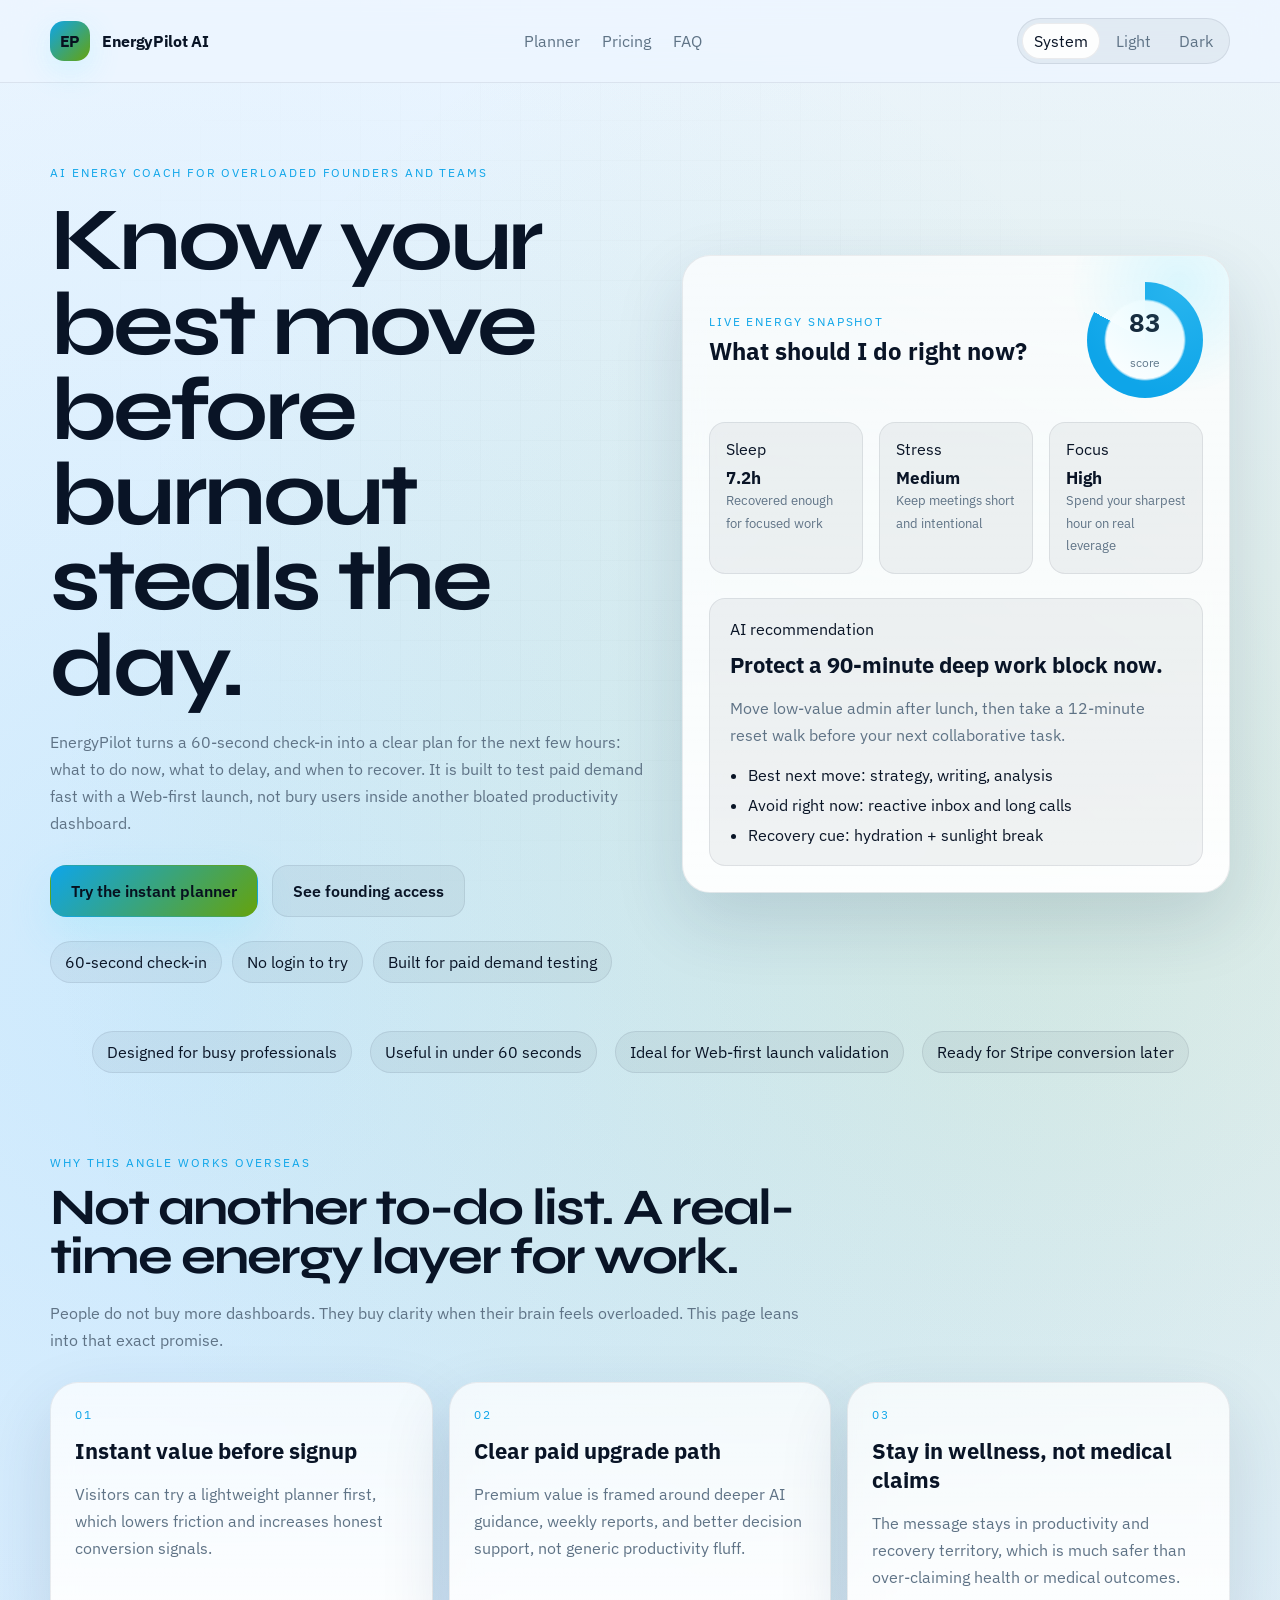
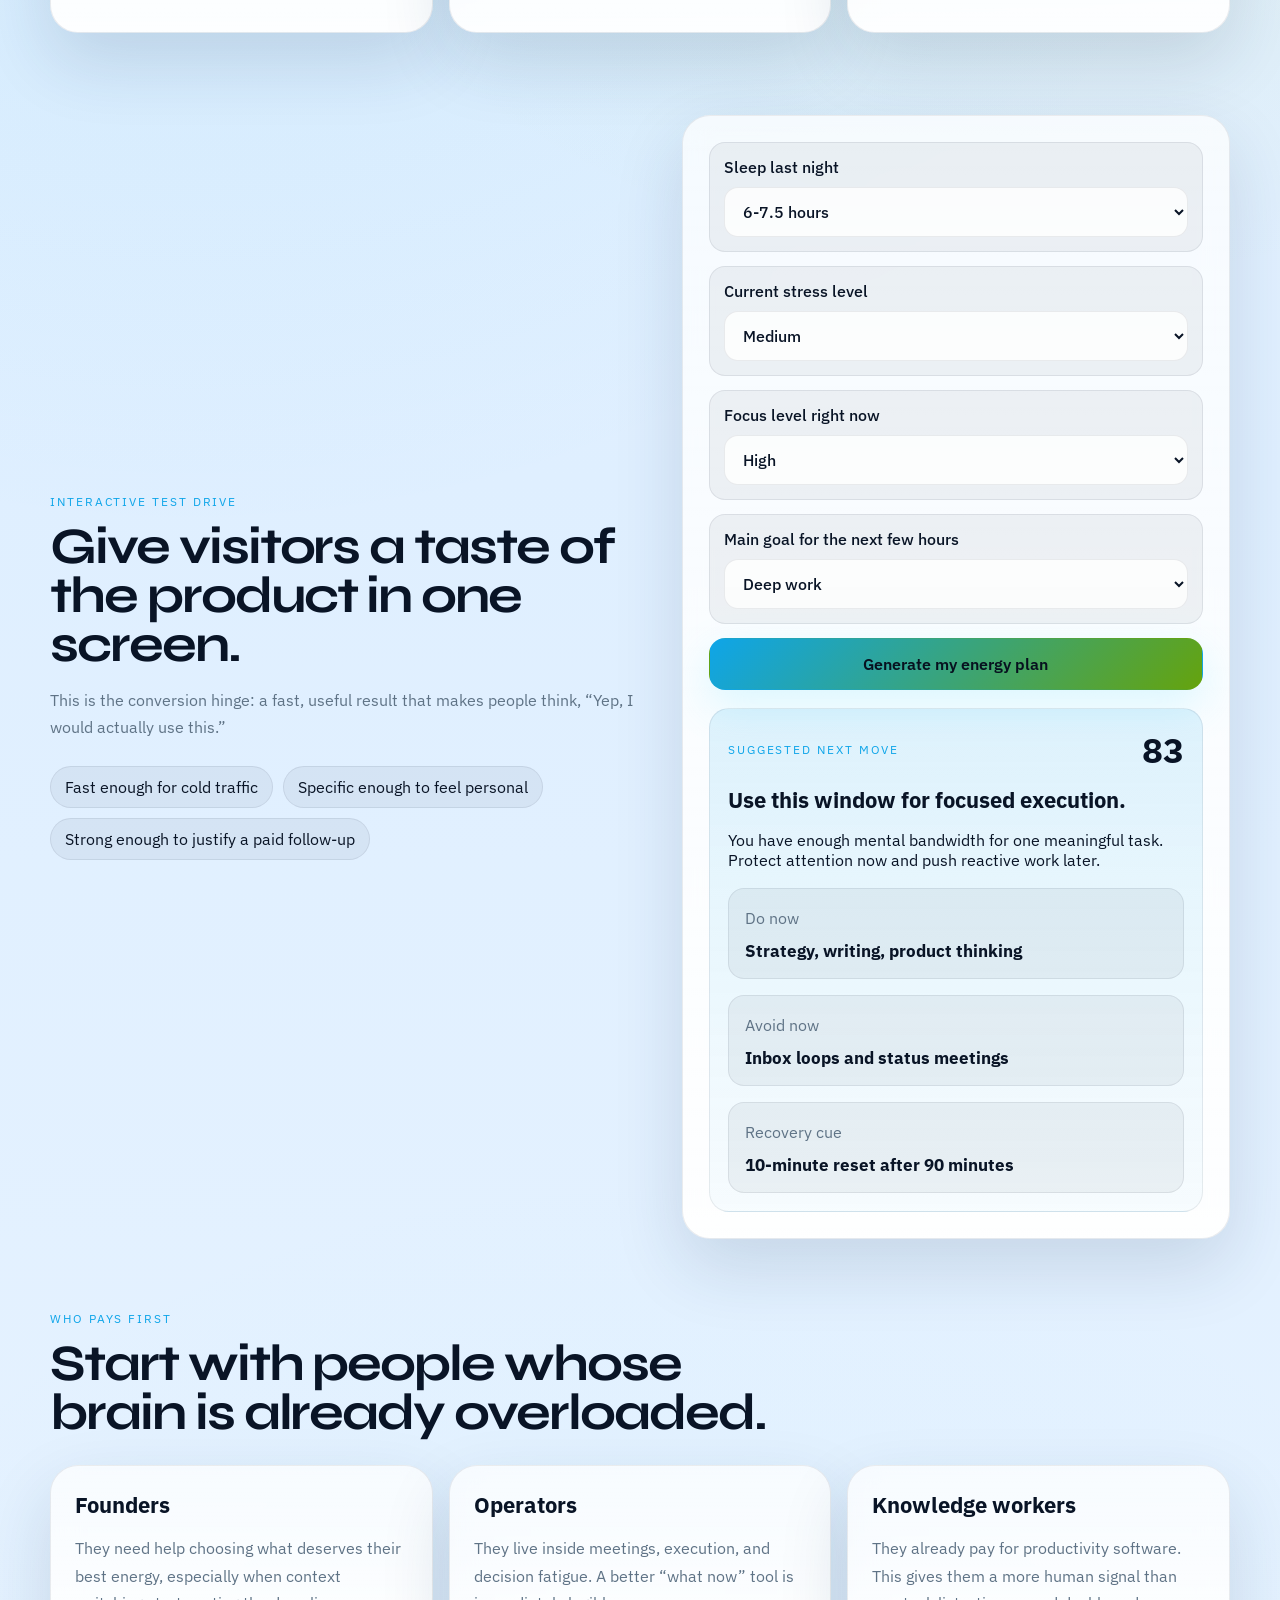
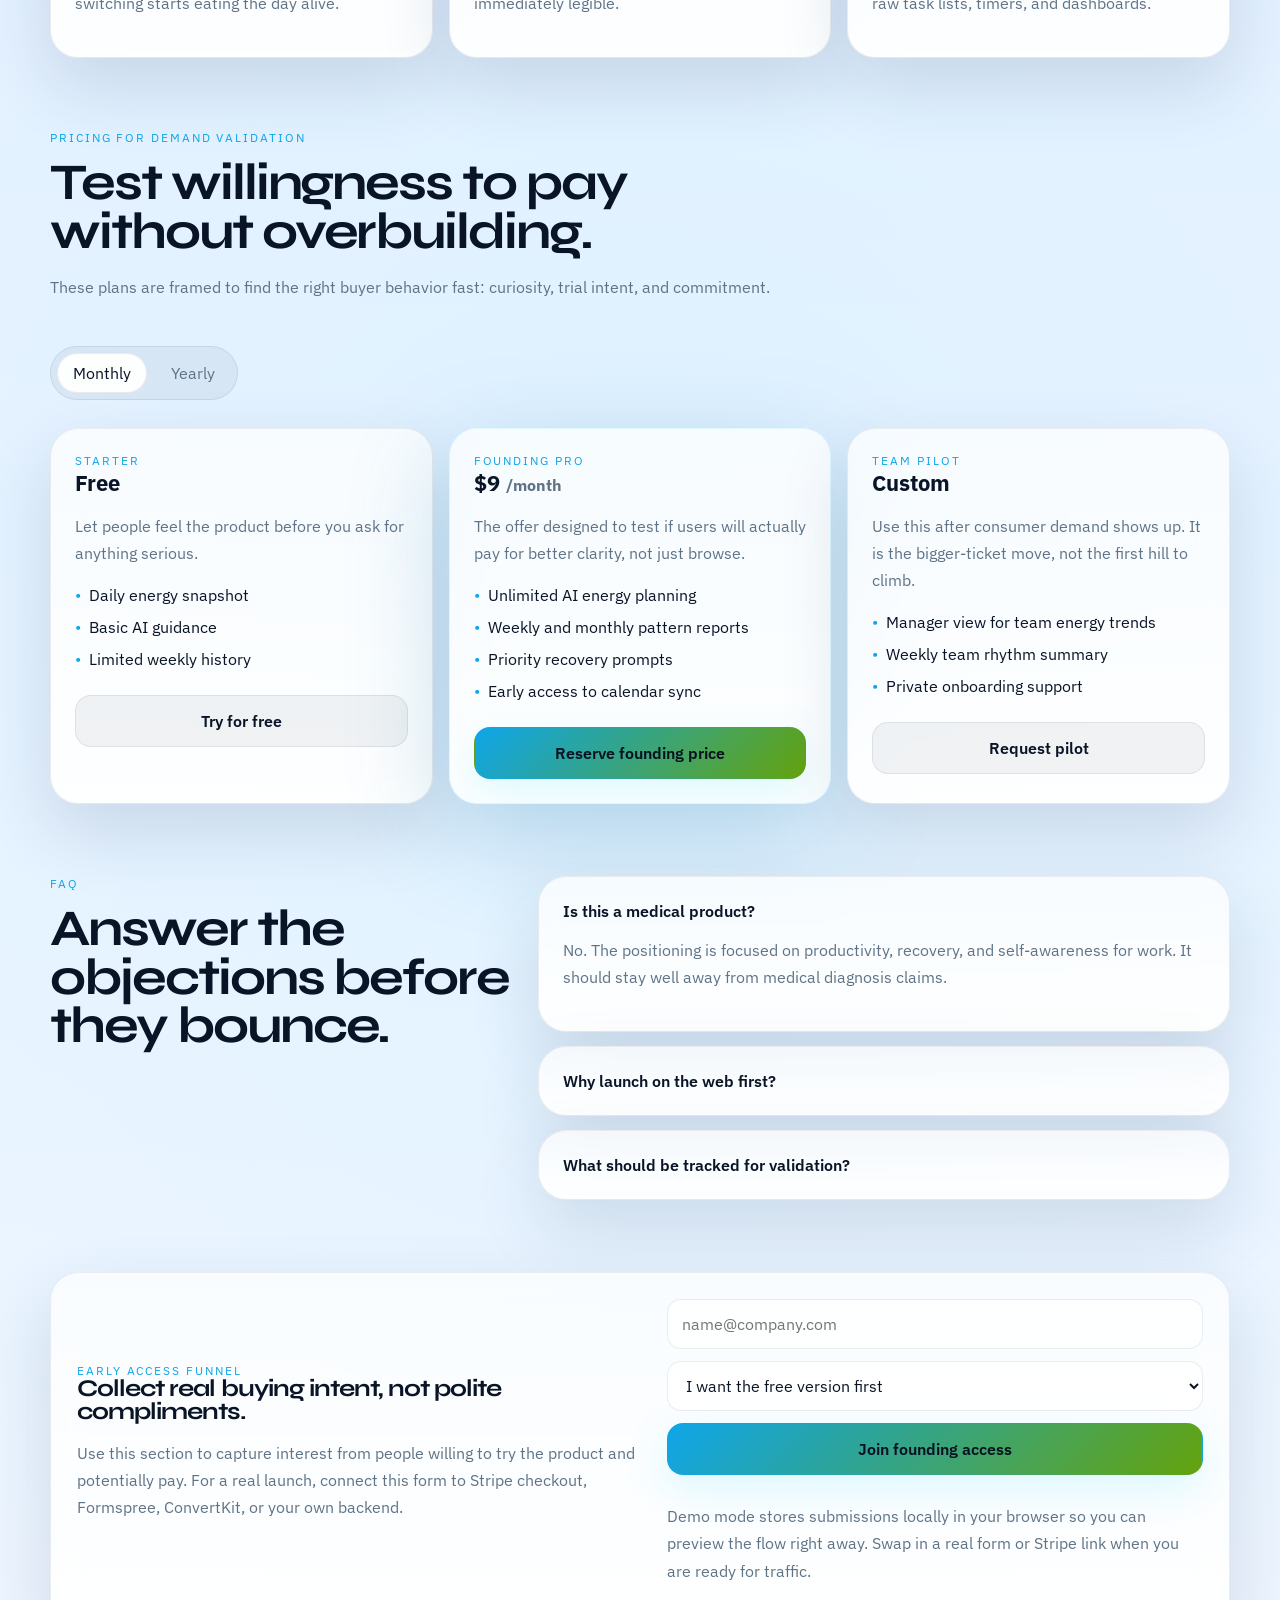
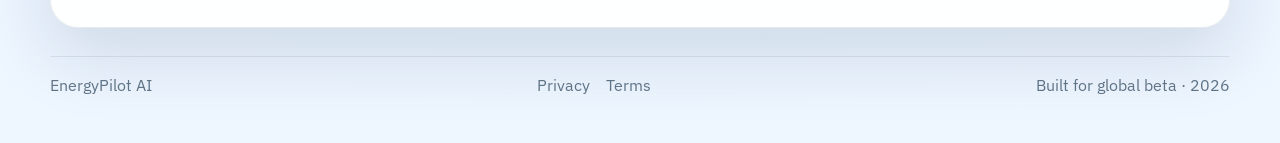
<file: index.html>
<!DOCTYPE html>
<html lang="en" data-theme="system">
<head>
  <meta charset="UTF-8">
  <meta name="viewport" content="width=device-width, initial-scale=1.0">
  <title>EnergyPilot AI - Plan your day by energy, not just tasks</title>
  <meta name="description" content="EnergyPilot AI turns sleep, stress, and focus signals into a smarter workday plan for busy professionals.">
  <link rel="preconnect" href="https://fonts.googleapis.com">
  <link rel="preconnect" href="https://fonts.gstatic.com" crossorigin>
  <link href="https://fonts.googleapis.com/css2?family=Syne:wght@600;700;800&family=IBM+Plex+Sans:wght@400;500;600;700&display=swap" rel="stylesheet">
  <link rel="stylesheet" href="./styles.css">
</head>
<body>
  <header class="topbar">
    <div class="shell topbar-inner">
      <a class="brand" href="#hero">
        <span class="brand-mark">EP</span>
        <span>EnergyPilot AI</span>
      </a>
      <nav class="nav">
        <a href="#planner">Planner</a>
        <a href="#pricing">Pricing</a>
        <a href="#faq">FAQ</a>
      </nav>
      <div class="theme-switch" aria-label="Theme switcher">
        <button type="button" class="theme-btn active" data-theme-choice="system">System</button>
        <button type="button" class="theme-btn" data-theme-choice="light">Light</button>
        <button type="button" class="theme-btn" data-theme-choice="dark">Dark</button>
      </div>
    </div>
  </header>

  <main>
    <section class="hero" id="hero">
      <div class="shell hero-grid">
        <div class="hero-copy reveal">
          <div class="eyebrow">AI energy coach for overloaded founders and teams</div>
          <h1>Know your best move<br>before burnout steals the day.</h1>
          <p class="hero-text">EnergyPilot turns a 60-second check-in into a clear plan for the next few hours: what to do now, what to delay, and when to recover. It is built to test paid demand fast with a Web-first launch, not bury users inside another bloated productivity dashboard.</p>

          <div class="hero-actions">
            <a class="button button-primary" href="#planner">Try the instant planner</a>
            <a class="button button-secondary" href="#pricing">See founding access</a>

          </div>
          <div class="hero-points">
            <span>60-second check-in</span>
            <span>No login to try</span>
            <span>Built for paid demand testing</span>

          </div>
        </div>

        <div class="hero-panel reveal delay-1">
          <div class="panel-glow"></div>
          <div class="panel-header">
            <div>
              <div class="panel-label">Live energy snapshot</div>
              <div class="panel-title">What should I do right now?</div>
            </div>
            <div class="score-ring">
              <div class="score-ring__inner">
                <strong id="heroScore">74</strong>
                <span>score</span>
              </div>
            </div>
          </div>

          <div class="metric-grid">
            <article class="metric-card">
              <span>Sleep</span>
              <strong>7.2h</strong>
              <small>Recovered enough for focused work</small>
            </article>
            <article class="metric-card">
              <span>Stress</span>
              <strong>Medium</strong>
              <small>Keep meetings short and intentional</small>
            </article>
            <article class="metric-card">
              <span>Focus</span>
              <strong>High</strong>
              <small>Spend your sharpest hour on real leverage</small>

            </article>
          </div>

          <div class="recommend-card">
            <div class="recommend-badge">AI recommendation</div>
            <h3>Protect a 90-minute deep work block now.</h3>
            <p>Move low-value admin after lunch, then take a 12-minute reset walk before your next collaborative task.</p>
            <ul>
              <li>Best next move: strategy, writing, analysis</li>
              <li>Avoid right now: reactive inbox and long calls</li>
              <li>Recovery cue: hydration + sunlight break</li>
            </ul>
          </div>
        </div>
      </div>
    </section>

    <section class="strip">
      <div class="shell strip-inner reveal delay-2">
        <span>Designed for busy professionals</span>
        <span>Useful in under 60 seconds</span>
        <span>Ideal for Web-first launch validation</span>
        <span>Ready for Stripe conversion later</span>
      </div>
    </section>

    <section class="value-section">
      <div class="shell">
        <div class="section-head reveal">
          <div class="eyebrow">Why this angle works overseas</div>
          <h2>Not another to-do list. A real-time energy layer for work.</h2>
          <p>People do not buy more dashboards. They buy clarity when their brain feels overloaded. This page leans into that exact promise.</p>
        </div>

        <div class="value-grid">
          <article class="value-card reveal">
            <div class="card-kicker">01</div>
            <h3>Instant value before signup</h3>
            <p>Visitors can try a lightweight planner first, which lowers friction and increases honest conversion signals.</p>
          </article>
          <article class="value-card reveal delay-1">
            <div class="card-kicker">02</div>
            <h3>Clear paid upgrade path</h3>
            <p>Premium value is framed around deeper AI guidance, weekly reports, and better decision support, not generic productivity fluff.</p>
          </article>
          <article class="value-card reveal delay-2">
            <div class="card-kicker">03</div>
            <h3>Stay in wellness, not medical claims</h3>
            <p>The message stays in productivity and recovery territory, which is much safer than over-claiming health or medical outcomes.</p>

          </article>
        </div>
      </div>
    </section>

    <section class="planner-section" id="planner">
      <div class="shell planner-grid">
        <div class="section-head reveal">
          <div class="eyebrow">Interactive test drive</div>
          <h2>Give visitors a taste of the product in one screen.</h2>
          <p>This is the conversion hinge: a fast, useful result that makes people think, “Yep, I would actually use this.”</p>
          <div class="bullet-stack">
            <div class="bullet-item">Fast enough for cold traffic</div>
            <div class="bullet-item">Specific enough to feel personal</div>
            <div class="bullet-item">Strong enough to justify a paid follow-up</div>
          </div>
        </div>

        <div class="planner-card reveal delay-1">
          <form id="energyForm" class="planner-form">
            <label>
              Sleep last night
              <select name="sleep">
                <option value="low">Less than 6 hours</option>
                <option value="mid" selected>6-7.5 hours</option>
                <option value="high">More than 7.5 hours</option>
              </select>
            </label>
            <label>
              Current stress level
              <select name="stress">
                <option value="high">High</option>
                <option value="mid" selected>Medium</option>
                <option value="low">Low</option>
              </select>
            </label>
            <label>
              Focus level right now
              <select name="focus">
                <option value="low">Low</option>
                <option value="mid">Moderate</option>
                <option value="high" selected>High</option>
              </select>
            </label>
            <label>
              Main goal for the next few hours
              <select name="goal">
                <option value="deep">Deep work</option>
                <option value="admin">Admin and cleanup</option>
                <option value="meetings">Meetings and collaboration</option>
                <option value="reset">Recovery and reset</option>
              </select>
            </label>
            <button type="submit" class="button button-primary full">Generate my energy plan</button>
          </form>

          <div class="planner-output" id="plannerOutput">
            <div class="output-top">
              <span class="output-label">Suggested next move</span>
              <strong id="outputScore">74</strong>
            </div>
            <h3 id="outputTitle">Use this window for focused execution.</h3>
            <p id="outputSummary">You have enough mental bandwidth for one high-value task. Protect your attention and postpone reactive work until later.</p>
            <div class="output-grid">
              <article>
                <span>Do now</span>
                <strong id="outputDo">Writing, strategy, planning</strong>
              </article>
              <article>
                <span>Avoid now</span>
                <strong id="outputAvoid">Inbox loops and status meetings</strong>
              </article>
              <article>
                <span>Recovery cue</span>
                <strong id="outputRecover">10-minute movement break in 90 mins</strong>
              </article>
            </div>
          </div>
        </div>
      </div>
    </section>

    <section class="audience-section">
      <div class="shell">
        <div class="section-head reveal">
          <div class="eyebrow">Who pays first</div>
          <h2>Start with people whose brain is already overloaded.</h2>
        </div>
        <div class="audience-grid">
          <article class="audience-card reveal">
            <h3>Founders</h3>
            <p>They need help choosing what deserves their best energy, especially when context switching starts eating the day alive.</p>
          </article>
          <article class="audience-card reveal delay-1">
            <h3>Operators</h3>
            <p>They live inside meetings, execution, and decision fatigue. A better “what now” tool is immediately legible.</p>
          </article>
          <article class="audience-card reveal delay-2">
            <h3>Knowledge workers</h3>
            <p>They already pay for productivity software. This gives them a more human signal than raw task lists, timers, and dashboards.</p>

          </article>
        </div>
      </div>
    </section>

    <section class="pricing-section" id="pricing">
      <div class="shell">
        <div class="section-head reveal">
          <div class="eyebrow">Pricing for demand validation</div>
          <h2>Test willingness to pay without overbuilding.</h2>
          <p>These plans are framed to find the right buyer behavior fast: curiosity, trial intent, and commitment.</p>
        </div>

        <div class="billing-toggle reveal">
          <button type="button" class="billing-btn active" data-billing="monthly">Monthly</button>
          <button type="button" class="billing-btn" data-billing="yearly">Yearly</button>
        </div>

        <div class="pricing-grid">
          <article class="price-card reveal">
            <div class="price-tag">Starter</div>
            <h3>Free</h3>
            <p>Let people feel the product before you ask for anything serious.</p>
            <ul>
              <li>Daily energy snapshot</li>
              <li>Basic AI guidance</li>
              <li>Limited weekly history</li>
            </ul>
            <a href="#waitlist" class="button button-secondary full">Try for free</a>
          </article>

          <article class="price-card featured reveal delay-1">
            <div class="price-tag">Founding Pro</div>
            <h3><span class="price-value" data-monthly="$9" data-yearly="$79">$9</span><small class="price-unit" data-monthly="/month" data-yearly="/year">/month</small></h3>
            <p>The offer designed to test if users will actually pay for better clarity, not just browse.</p>
            <ul>
              <li>Unlimited AI energy planning</li>
              <li>Weekly and monthly pattern reports</li>
              <li>Priority recovery prompts</li>
              <li>Early access to calendar sync</li>
            </ul>
            <a href="#waitlist" class="button button-primary full">Reserve founding price</a>
          </article>

          <article class="price-card reveal delay-2">
            <div class="price-tag">Team Pilot</div>
            <h3>Custom</h3>
            <p>Use this after consumer demand shows up. It is the bigger-ticket move, not the first hill to climb.</p>

            <ul>
              <li>Manager view for team energy trends</li>
              <li>Weekly team rhythm summary</li>
              <li>Private onboarding support</li>
            </ul>
            <a href="#waitlist" class="button button-secondary full">Request pilot</a>
          </article>
        </div>
      </div>
    </section>

    <section class="faq-section" id="faq">
      <div class="shell faq-grid">
        <div class="section-head reveal">
          <div class="eyebrow">FAQ</div>
          <h2>Answer the objections before they bounce.</h2>
        </div>
        <div class="faq-list reveal delay-1">
          <details open>
            <summary>Is this a medical product?</summary>
            <p>No. The positioning is focused on productivity, recovery, and self-awareness for work. It should stay well away from medical diagnosis claims.</p>
          </details>
          <details>
            <summary>Why launch on the web first?</summary>
            <p>Because it is the fastest way to test positioning, activation, and willingness to pay before investing in a full app rollout.</p>
          </details>
          <details>
            <summary>What should be tracked for validation?</summary>
            <p>Watch planner completions, pricing clicks, waitlist submissions, and how many people choose the paid plan CTA versus the free one.</p>
          </details>
        </div>
      </div>
    </section>

    <section class="waitlist-section" id="waitlist">
      <div class="shell waitlist-card reveal">
        <div>
          <div class="eyebrow">Early access funnel</div>
          <h2>Collect real buying intent, not polite compliments.</h2>
          <p>Use this section to capture interest from people willing to try the product and potentially pay. For a real launch, connect this form to Stripe checkout, Formspree, ConvertKit, or your own backend.</p>
        </div>

        <form id="waitlistForm" class="waitlist-form">
          <input type="email" name="email" placeholder="name@company.com" required>
          <select name="intent">
            <option value="free">I want the free version first</option>
            <option value="pro">I would test the paid Pro plan</option>
            <option value="team">I am interested in a team pilot</option>
          </select>
          <button type="submit" class="button button-primary">Join founding access</button>
          <p class="form-note" id="formNote" aria-live="polite">Demo mode stores submissions locally in your browser so you can preview the flow right away. Swap in a real form or Stripe link when you are ready for traffic.</p>

        </form>
      </div>
    </section>
  </main>

  <footer class="footer">
    <div class="shell footer-inner">
      <span>EnergyPilot AI</span>
      <div class="footer-links">
        <a href="./privacy.html">Privacy</a>
        <a href="./terms.html">Terms</a>
      </div>
      <span id="footerYear"></span>
    </div>
  </footer>




  <script src="./script.js?v=20260406b"></script>
</body>
</html>
</file>
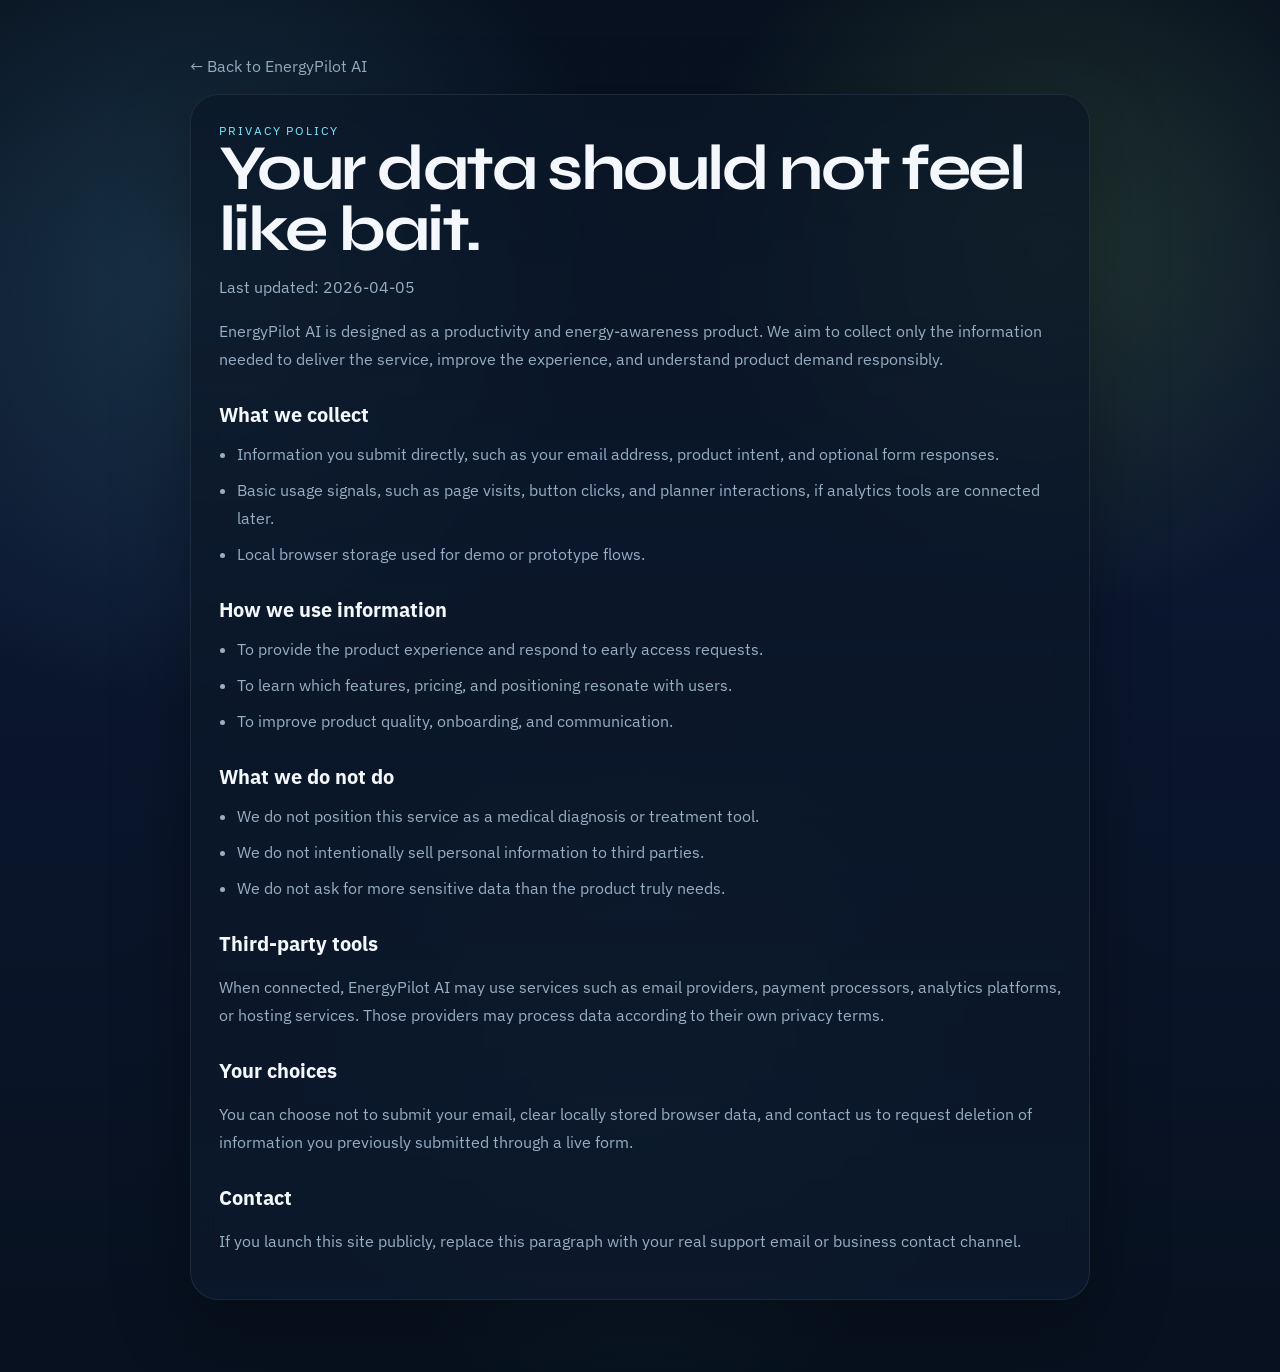
<file: privacy.html>
<!DOCTYPE html>
<html lang="en" data-theme="system">
<head>
  <meta charset="UTF-8">
  <meta name="viewport" content="width=device-width, initial-scale=1.0">
  <title>Privacy Policy - EnergyPilot AI</title>
  <meta name="description" content="Privacy Policy for EnergyPilot AI.">
  <link rel="preconnect" href="https://fonts.googleapis.com">
  <link rel="preconnect" href="https://fonts.gstatic.com" crossorigin>
  <link href="https://fonts.googleapis.com/css2?family=Syne:wght@600;700;800&family=IBM+Plex+Sans:wght@400;500;600;700&display=swap" rel="stylesheet">
  <link rel="stylesheet" href="./styles.css">
</head>
<body>
  <main class="policy-page">
    <div class="policy-shell">
      <a class="policy-back" href="./index.html">← Back to EnergyPilot AI</a>
      <article class="policy-card">
        <div class="eyebrow">Privacy Policy</div>
        <h1>Your data should not feel like bait.</h1>
        <p class="policy-meta">Last updated: 2026-04-05</p>
        <p class="policy-lead">EnergyPilot AI is designed as a productivity and energy-awareness product. We aim to collect only the information needed to deliver the service, improve the experience, and understand product demand responsibly.</p>

        <section>
          <h2>What we collect</h2>
          <ul>
            <li>Information you submit directly, such as your email address, product intent, and optional form responses.</li>
            <li>Basic usage signals, such as page visits, button clicks, and planner interactions, if analytics tools are connected later.</li>
            <li>Local browser storage used for demo or prototype flows.</li>
          </ul>
        </section>

        <section>
          <h2>How we use information</h2>
          <ul>
            <li>To provide the product experience and respond to early access requests.</li>
            <li>To learn which features, pricing, and positioning resonate with users.</li>
            <li>To improve product quality, onboarding, and communication.</li>
          </ul>
        </section>

        <section>
          <h2>What we do not do</h2>
          <ul>
            <li>We do not position this service as a medical diagnosis or treatment tool.</li>
            <li>We do not intentionally sell personal information to third parties.</li>
            <li>We do not ask for more sensitive data than the product truly needs.</li>
          </ul>
        </section>

        <section>
          <h2>Third-party tools</h2>
          <p>When connected, EnergyPilot AI may use services such as email providers, payment processors, analytics platforms, or hosting services. Those providers may process data according to their own privacy terms.</p>
        </section>

        <section>
          <h2>Your choices</h2>
          <p>You can choose not to submit your email, clear locally stored browser data, and contact us to request deletion of information you previously submitted through a live form.</p>
        </section>

        <section>
          <h2>Contact</h2>
          <p>If you launch this site publicly, replace this paragraph with your real support email or business contact channel.</p>
        </section>
      </article>
    </div>
  </main>
</body>
</html>
</file>
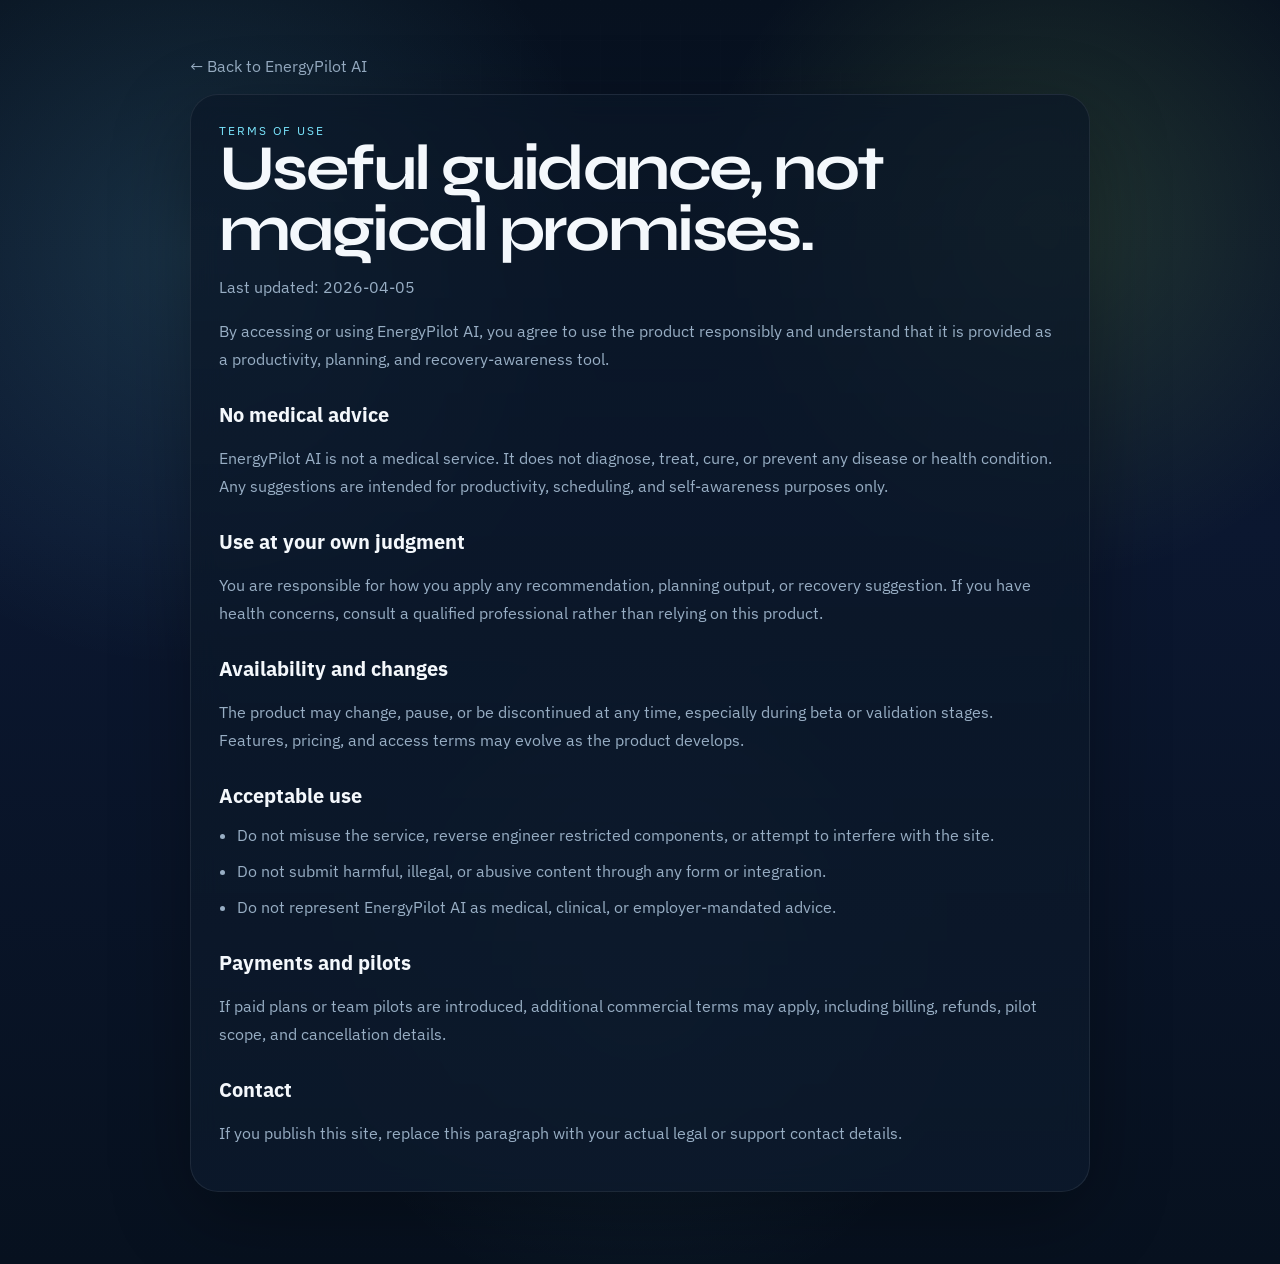
<file: terms.html>
<!DOCTYPE html>
<html lang="en" data-theme="system">
<head>
  <meta charset="UTF-8">
  <meta name="viewport" content="width=device-width, initial-scale=1.0">
  <title>Terms of Use - EnergyPilot AI</title>
  <meta name="description" content="Terms of Use for EnergyPilot AI.">
  <link rel="preconnect" href="https://fonts.googleapis.com">
  <link rel="preconnect" href="https://fonts.gstatic.com" crossorigin>
  <link href="https://fonts.googleapis.com/css2?family=Syne:wght@600;700;800&family=IBM+Plex+Sans:wght@400;500;600;700&display=swap" rel="stylesheet">
  <link rel="stylesheet" href="./styles.css">
</head>
<body>
  <main class="policy-page">
    <div class="policy-shell">
      <a class="policy-back" href="./index.html">← Back to EnergyPilot AI</a>
      <article class="policy-card">
        <div class="eyebrow">Terms of Use</div>
        <h1>Useful guidance, not magical promises.</h1>
        <p class="policy-meta">Last updated: 2026-04-05</p>
        <p class="policy-lead">By accessing or using EnergyPilot AI, you agree to use the product responsibly and understand that it is provided as a productivity, planning, and recovery-awareness tool.</p>

        <section>
          <h2>No medical advice</h2>
          <p>EnergyPilot AI is not a medical service. It does not diagnose, treat, cure, or prevent any disease or health condition. Any suggestions are intended for productivity, scheduling, and self-awareness purposes only.</p>
        </section>

        <section>
          <h2>Use at your own judgment</h2>
          <p>You are responsible for how you apply any recommendation, planning output, or recovery suggestion. If you have health concerns, consult a qualified professional rather than relying on this product.</p>
        </section>

        <section>
          <h2>Availability and changes</h2>
          <p>The product may change, pause, or be discontinued at any time, especially during beta or validation stages. Features, pricing, and access terms may evolve as the product develops.</p>
        </section>

        <section>
          <h2>Acceptable use</h2>
          <ul>
            <li>Do not misuse the service, reverse engineer restricted components, or attempt to interfere with the site.</li>
            <li>Do not submit harmful, illegal, or abusive content through any form or integration.</li>
            <li>Do not represent EnergyPilot AI as medical, clinical, or employer-mandated advice.</li>
          </ul>
        </section>

        <section>
          <h2>Payments and pilots</h2>
          <p>If paid plans or team pilots are introduced, additional commercial terms may apply, including billing, refunds, pilot scope, and cancellation details.</p>
        </section>

        <section>
          <h2>Contact</h2>
          <p>If you publish this site, replace this paragraph with your actual legal or support contact details.</p>
        </section>
      </article>
    </div>
  </main>
</body>
</html>
</file>
<file: styles.css>
:root {
  color-scheme: dark;
  --bg: #07111f;
  --bg-2: #0b1730;
  --surface: rgba(10, 22, 38, 0.72);
  --surface-strong: rgba(12, 25, 43, 0.9);
  --surface-soft: rgba(255, 255, 255, 0.05);
  --text: #f4f8fc;
  --muted: #98aec4;
  --line: rgba(255, 255, 255, 0.08);
  --primary: #7be7ff;
  --primary-strong: #2fbce5;
  --primary-soft: rgba(123, 231, 255, 0.14);
  --accent: #b6ff7a;
  --accent-soft: rgba(182, 255, 122, 0.14);
  --shadow: 0 24px 80px rgba(0, 0, 0, 0.32);
  --radius-xl: 28px;
  --radius-lg: 22px;
  --radius-md: 16px;
  --radius-sm: 12px;
  --shell: 1180px;
}

html[data-theme="light"] {
  color-scheme: light;
  --bg: #eef6ff;
  --bg-2: #dfefff;
  --surface: rgba(255, 255, 255, 0.72);
  --surface-strong: rgba(255, 255, 255, 0.94);
  --surface-soft: rgba(6, 28, 52, 0.05);
  --text: #091426;
  --muted: #5f7386;
  --line: rgba(9, 20, 38, 0.08);
  --primary: #0ea5e9;
  --primary-strong: #0284c7;
  --primary-soft: rgba(14, 165, 233, 0.12);
  --accent: #65a30d;
  --accent-soft: rgba(101, 163, 13, 0.12);
  --shadow: 0 28px 70px rgba(19, 48, 86, 0.14);
}

* { box-sizing: border-box; }
html { scroll-behavior: smooth; }
body {
  margin: 0;
  font-family: "IBM Plex Sans", sans-serif;
  color: var(--text);
  background:
    radial-gradient(circle at 15% 20%, var(--primary-soft), transparent 28%),
    radial-gradient(circle at 82% 18%, var(--accent-soft), transparent 24%),
    radial-gradient(circle at 50% 78%, rgba(123, 231, 255, 0.08), transparent 28%),
    linear-gradient(180deg, var(--bg) 0%, var(--bg-2) 42%, var(--bg) 100%);
  min-height: 100vh;
  overflow-x: hidden;
  transition: background 0.35s ease, color 0.35s ease;
}

body::before {
  content: "";
  position: fixed;
  inset: 0;
  pointer-events: none;
  opacity: 0.16;
  background-image:
    linear-gradient(var(--line) 1px, transparent 1px),
    linear-gradient(90deg, var(--line) 1px, transparent 1px);
  background-size: 40px 40px;
  mask-image: radial-gradient(circle at center, black 36%, transparent 86%);
}

a { color: inherit; text-decoration: none; }
button, input, select { font: inherit; }
button { cursor: pointer; }

.shell {
  width: min(calc(100% - 32px), var(--shell));
  margin: 0 auto;
  position: relative;
  z-index: 1;
}

.topbar {
  position: sticky;
  top: 0;
  z-index: 40;
  backdrop-filter: blur(18px);
  background: color-mix(in srgb, var(--bg) 72%, transparent);
  border-bottom: 1px solid var(--line);
}

.topbar-inner,
.footer-inner,
.strip-inner {
  display: flex;
  align-items: center;
  justify-content: space-between;
  gap: 18px;
}

.topbar-inner { padding: 18px 0; }

.brand {
  display: inline-flex;
  align-items: center;
  gap: 12px;
  font-weight: 700;
  letter-spacing: -0.02em;
}

.brand-mark {
  width: 40px;
  height: 40px;
  border-radius: 14px;
  display: inline-flex;
  align-items: center;
  justify-content: center;
  background: linear-gradient(135deg, var(--primary) 0%, var(--accent) 100%);
  color: #08111f;
  box-shadow: 0 10px 30px rgba(123, 231, 255, 0.24);
}

.nav {
  display: inline-flex;
  align-items: center;
  gap: 22px;
  color: var(--muted);
}

.nav a:hover,
.nav a:focus-visible { color: var(--text); }

.theme-switch {
  display: inline-flex;
  padding: 4px;
  gap: 4px;
  border-radius: 999px;
  background: var(--surface-soft);
  border: 1px solid var(--line);
}

.theme-btn {
  border: 0;
  background: transparent;
  color: var(--muted);
  padding: 8px 12px;
  border-radius: 999px;
  transition: all 0.25s ease;
}

.theme-btn.active {
  background: var(--surface-strong);
  color: var(--text);
  box-shadow: inset 0 0 0 1px var(--line);
}

.hero { padding: 82px 0 34px; }
.hero-grid,
.planner-grid,
.faq-grid,
.waitlist-card {
  display: grid;
  gap: 26px;
}

.hero-grid,
.planner-grid { grid-template-columns: 1.05fr 0.95fr; align-items: center; }

.hero-copy h1,
.section-head h2,
.waitlist-card h2 {
  font-family: "Syne", sans-serif;
  letter-spacing: -0.04em;
  line-height: 0.95;
  margin: 0;
}

.hero-copy h1 {
  font-size: clamp(3rem, 7vw, 6rem);
  margin-top: 18px;
  max-width: 11ch;
}

.eyebrow,
.panel-label,
.output-label,
.price-tag,
.card-kicker {
  text-transform: uppercase;
  letter-spacing: 0.16em;
  font-size: 0.75rem;
  color: var(--primary);
}

.hero-text,
.section-head p,
.waitlist-card p,
.value-card p,
.audience-card p,
.price-card p,
.faq-list p,
.recommend-card p,
.metric-card small,
.output-grid article span,
.form-note {
  color: var(--muted);
  line-height: 1.7;
}

.hero-text { max-width: 62ch; margin: 20px 0 0; }
.hero-actions { display: flex; flex-wrap: wrap; gap: 14px; margin-top: 28px; }
.hero-points {
  display: flex;
  flex-wrap: wrap;
  gap: 10px;
  margin-top: 24px;
}

.hero-points span,
.bullet-item,
.strip-inner span {
  padding: 10px 14px;
  border-radius: 999px;
  border: 1px solid var(--line);
  background: var(--surface-soft);
  color: var(--text);
}

.button {
  display: inline-flex;
  align-items: center;
  justify-content: center;
  min-height: 52px;
  padding: 0 20px;
  border-radius: 16px;
  font-weight: 600;
  border: 1px solid transparent;
  transition: transform 0.24s ease, box-shadow 0.24s ease, background 0.24s ease;
}

.button:hover,
.button:focus-visible {
  transform: translateY(-2px);
}

.button-primary {
  color: #07111f;
  background: linear-gradient(135deg, var(--primary) 0%, var(--accent) 100%);
  box-shadow: 0 16px 40px rgba(123, 231, 255, 0.24);
}

.button-secondary {
  border-color: var(--line);
  background: var(--surface-soft);
  color: var(--text);
}

.full { width: 100%; }

.hero-panel,
.value-card,
.planner-card,
.audience-card,
.price-card,
.waitlist-card,
.faq-list details {
  position: relative;
  overflow: hidden;
  border-radius: var(--radius-xl);
  border: 1px solid var(--line);
  background: linear-gradient(180deg, var(--surface) 0%, var(--surface-strong) 100%);
  backdrop-filter: blur(14px);
  box-shadow: var(--shadow);
}

.hero-panel,
.planner-card,
.waitlist-card { padding: 26px; }
.value-card,
.audience-card,
.price-card,
.faq-list details { padding: 24px; }

.panel-glow {
  position: absolute;
  width: 220px;
  height: 220px;
  border-radius: 50%;
  right: -60px;
  top: -80px;
  background: radial-gradient(circle, rgba(123, 231, 255, 0.24), transparent 70%);
}

.panel-header {
  display: flex;
  justify-content: space-between;
  gap: 18px;
  align-items: center;
}

.panel-title { font-size: 1.5rem; font-weight: 700; margin-top: 6px; }
.score-ring {
  width: 116px;
  height: 116px;
  border-radius: 50%;
  display: grid;
  place-items: center;
  --score-progress: 74;
  background:
    radial-gradient(circle at center, color-mix(in srgb, var(--surface-strong) 78%, transparent) 48%, transparent 50%),
    conic-gradient(var(--primary) 0 calc(var(--score-progress) * 1%), rgba(255, 255, 255, 0.08) calc(var(--score-progress) * 1%) 100%);
}


.score-ring__inner {
  width: 78px;
  height: 78px;
  border-radius: 50%;
  background: var(--surface-strong);
  display: grid;
  place-items: center;
  text-align: center;
}

.score-ring__inner strong { font-size: 1.6rem; line-height: 1; }
.score-ring__inner span { font-size: 0.72rem; color: var(--muted); }

.metric-grid,
.value-grid,
.audience-grid,
.pricing-grid,
.output-grid {
  display: grid;
  gap: 16px;
}

.metric-grid { grid-template-columns: repeat(3, 1fr); margin: 24px 0; }
.metric-card,
.recommend-card,
.output-grid article,
.planner-form label {
  border-radius: var(--radius-md);
  border: 1px solid var(--line);
  background: var(--surface-soft);
}

.metric-card,
.output-grid article { padding: 16px; }
.metric-card span,
.output-grid article span { display: block; margin-bottom: 8px; }
.metric-card strong,
.output-grid article strong { font-size: 1.06rem; display: block; }

.recommend-card { padding: 20px; }
.recommend-card h3 { margin: 12px 0 10px; font-size: 1.35rem; }
.recommend-card ul {
  margin: 16px 0 0;
  padding: 0 0 0 18px;
  color: var(--text);
  display: grid;
  gap: 10px;
}

.strip { padding: 14px 0 10px; }
.strip-inner {
  justify-content: center;
  flex-wrap: wrap;
  color: var(--muted);
}

.value-section,
.audience-section,
.pricing-section,
.faq-section,
.waitlist-section { padding: 72px 0 0; }
.planner-section { padding: 82px 0 0; }
.section-head { max-width: 760px; }
.section-head h2 { font-size: clamp(2.2rem, 4vw, 4rem); margin-top: 14px; }
.section-head p { margin-top: 18px; }

.value-grid,
.audience-grid,
.pricing-grid { margin-top: 28px; grid-template-columns: repeat(3, 1fr); }
.card-kicker { margin-bottom: 14px; }
.value-card h3,
.audience-card h3,
.price-card h3 { margin: 0 0 12px; font-size: 1.4rem; }

.bullet-stack { display: flex; flex-wrap: wrap; gap: 10px; margin-top: 24px; }
.planner-card { display: grid; gap: 18px; }
.planner-form { display: grid; gap: 14px; }
.planner-form label {
  display: grid;
  gap: 10px;
  padding: 14px;
  color: var(--text);
  font-weight: 500;
}

select,
input[type="email"] {
  width: 100%;
  min-height: 50px;
  border-radius: 14px;
  border: 1px solid var(--line);
  background: color-mix(in srgb, var(--surface-strong) 86%, transparent);
  color: var(--text);
  padding: 0 14px;
  outline: none;
}

select:focus,
input[type="email"]:focus { border-color: var(--primary); box-shadow: 0 0 0 3px var(--primary-soft); }

.planner-output { padding: 18px; border-radius: 20px; background: linear-gradient(180deg, var(--primary-soft), transparent 130%); border: 1px solid var(--line); }
.output-top { display: flex; justify-content: space-between; align-items: center; gap: 12px; }
#outputScore { font-size: 2.2rem; }
.planner-output h3 { margin: 12px 0 10px; font-size: 1.4rem; }
.output-grid { margin-top: 18px; grid-template-columns: 1fr; }

.billing-toggle {
  margin-top: 28px;
  display: inline-flex;
  gap: 8px;
  padding: 6px;
  border-radius: 999px;
  border: 1px solid var(--line);
  background: var(--surface-soft);
}

.billing-btn {
  border: 0;
  padding: 10px 16px;
  border-radius: 999px;
  background: transparent;
  color: var(--muted);
}

.billing-btn.active {
  background: var(--surface-strong);
  color: var(--text);
  box-shadow: inset 0 0 0 1px var(--line);
}

.price-card ul {
  margin: 18px 0 26px;
  padding: 0;
  list-style: none;
  display: grid;
  gap: 12px;
}

.price-card li::before {
  content: "•";
  color: var(--primary);
  margin-right: 8px;
}

.featured {
  transform: translateY(-8px);
  border-color: rgba(123, 231, 255, 0.22);
  box-shadow: 0 30px 100px rgba(28, 115, 164, 0.26);
}

.price-unit { font-size: 1rem; color: var(--muted); margin-left: 6px; }

.faq-grid { grid-template-columns: 0.8fr 1.2fr; align-items: start; }
.faq-list { display: grid; gap: 14px; }
.faq-list details summary {
  list-style: none;
  font-weight: 600;
  cursor: pointer;
}
.faq-list details summary::-webkit-details-marker { display: none; }
.faq-list details[open] summary { margin-bottom: 14px; }

.waitlist-card {
  grid-template-columns: 1fr 0.95fr;
  align-items: center;
  gap: 26px;
}

.waitlist-form {
  display: grid;
  gap: 12px;
}

.footer { padding: 28px 0 48px; color: var(--muted); }
.footer-inner { border-top: 1px solid var(--line); padding-top: 18px; flex-wrap: wrap; }
.footer-links {
  display: inline-flex;
  align-items: center;
  gap: 16px;
}
.footer-links a {
  color: var(--muted);
  transition: color 0.2s ease;
}
.footer-links a:hover,
.footer-links a:focus-visible {
  color: var(--text);
}


.reveal {
  opacity: 1;
  transform: none;
  transition: opacity 0.7s ease, transform 0.7s ease;
}

html.js .reveal {
  opacity: 0;
  transform: translateY(28px);
}

html.js .reveal.visible {
  opacity: 1;
  transform: translateY(0);
}


.delay-1 { transition-delay: 0.08s; }
.delay-2 { transition-delay: 0.16s; }

@media (max-width: 980px) {
  .hero-grid,
  .planner-grid,
  .faq-grid,
  .waitlist-card,
  .value-grid,
  .audience-grid,
  .pricing-grid,
  .metric-grid { grid-template-columns: 1fr; }

  .featured { transform: none; }
  .nav { display: none; }
  .topbar-inner { align-items: flex-start; flex-direction: column; }
  .theme-switch { width: 100%; justify-content: space-between; }
}

@media (max-width: 640px) {
  .hero { padding-top: 62px; }
  .hero-panel,
  .planner-card,
  .waitlist-card,
  .value-card,
  .audience-card,
  .price-card,
  .faq-list details { padding: 20px; }

  .hero-actions,
  .hero-points,
  .strip-inner,
  .bullet-stack { flex-direction: column; align-items: stretch; }
  .button { width: 100%; }
  .panel-header,
  .output-top,
  .footer-inner { flex-direction: column; align-items: flex-start; }
  .theme-switch { flex-wrap: wrap; }
}

.policy-page {
  min-height: 100vh;
  padding: 56px 0 72px;
}
.policy-shell {
  width: min(calc(100% - 32px), 900px);
  margin: 0 auto;
}
.policy-back {
  display: inline-flex;
  align-items: center;
  gap: 8px;
  margin-bottom: 18px;
  color: var(--muted);
}
.policy-card {
  border-radius: var(--radius-xl);
  border: 1px solid var(--line);
  background: linear-gradient(180deg, var(--surface) 0%, var(--surface-strong) 100%);
  backdrop-filter: blur(14px);
  box-shadow: var(--shadow);
  padding: 28px;
}
.policy-card h1 {
  font-family: "Syne", sans-serif;
  font-size: clamp(2.4rem, 5vw, 4rem);
  line-height: 0.96;
  letter-spacing: -0.04em;
  margin: 0;
}
.policy-lead,
.policy-meta,
.policy-card p,
.policy-card li {
  color: var(--muted);
  line-height: 1.75;
}
.policy-meta {
  margin-top: 12px;
}
.policy-card section {
  margin-top: 28px;
}
.policy-card h2 {
  margin: 0 0 12px;
  font-size: 1.25rem;
}
.policy-card ul {
  margin: 0;
  padding-left: 18px;
  display: grid;
  gap: 8px;
}

@media (prefers-reduced-motion: reduce) {
  html { scroll-behavior: auto; }
  *, *::before, *::after { animation: none !important; transition: none !important; }
  .reveal { opacity: 1; transform: none; }
}
</file>
